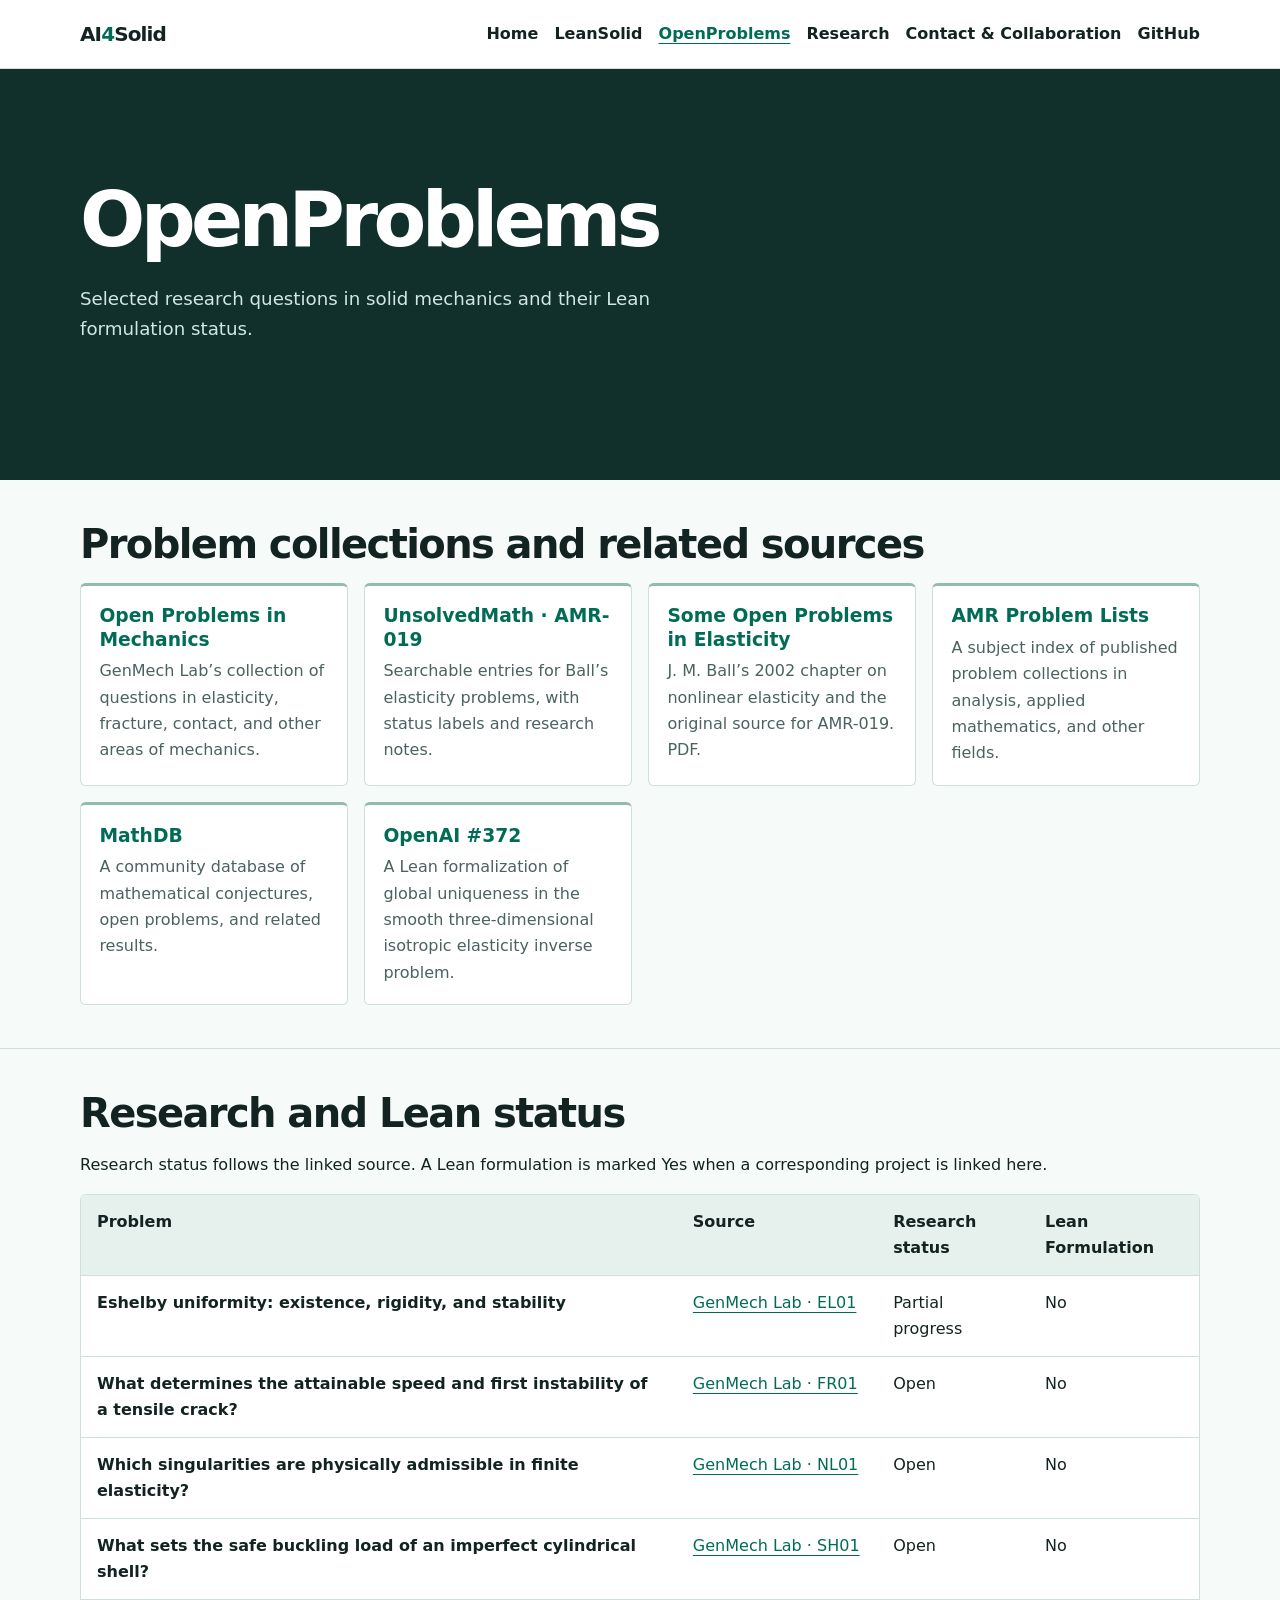
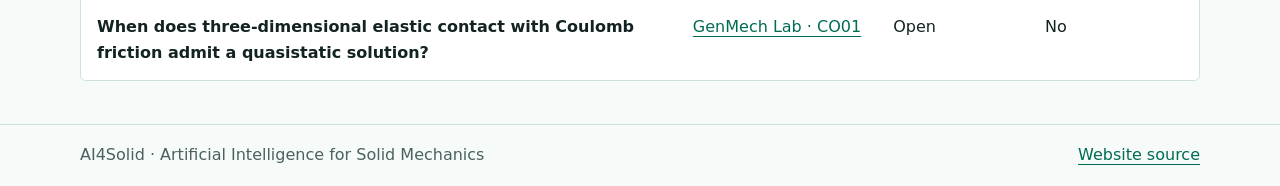
<file: website/OpenProblems/index.html>
<!doctype html>
<html lang="en">
<head>
  <meta charset="utf-8">
  <meta name="viewport" content="width=device-width, initial-scale=1">
  <title>OpenProblems | LeanSolid</title>
  <meta name="description" content="Selected open problems in solid mechanics, their research status, and links to Lean formulations.">
  <link rel="canonical" href="https://ai4solid.github.io/LeanSolid/OpenProblems/">
  <link rel="stylesheet" href="../assets/site.css">
</head>
<body>
<a class="skip" href="#content">Skip to content</a>
<header><div class="wrap bar"><a class="brand" href="/" aria-label="AI4Solid home">AI<span>4</span>Solid</a><nav class="nav" aria-label="Main navigation"><a href="/">Home</a><a href="/LeanSolid/">LeanSolid</a><a href="/LeanSolid/OpenProblems/" aria-current="page">OpenProblems</a><a href="/#research">Research</a><a href="/contact/">Contact &amp; Collaboration</a><a href="https://github.com/AI4Solid">GitHub</a></nav></div></header>
<main id="content">
  <section class="hero">
    <div class="wrap">
      <h1>OpenProblems</h1>
      <p>Selected research questions in solid mechanics and their Lean formulation status.</p>
    </div>
  </section>
  <section aria-labelledby="problem-sources">
    <div class="wrap">
      <h2 id="problem-sources">Problem collections and related sources</h2>
      <div class="grid">
        <a class="card source-card" href="https://generativemechanicslab.github.io/mechanics-open-problems/#problems">
          <h3>Open Problems in Mechanics</h3>
          <p>GenMech Lab’s collection of questions in elasticity, fracture, contact, and other areas of mechanics.</p>
        </a>
        <a class="card source-card" href="https://www.unsolvedmath.com/problems?category=9&amp;difficulty=3&amp;set=13">
          <h3>UnsolvedMath · AMR-019</h3>
          <p>Searchable entries for Ball’s elasticity problems, with status labels and research notes.</p>
        </a>
        <a class="card source-card" href="https://people.maths.ox.ac.uk/ball/Articles%20in%20Conference%20Proceedings%20and%20Books/JMB%202002%20re%20Marsden%2060th.pdf">
          <h3>Some Open Problems in Elasticity</h3>
          <p>J. M. Ball’s 2002 chapter on nonlinear elasticity and the original source for AMR-019. PDF.</p>
        </a>
        <a class="card source-card" href="https://amathr.org/problems/">
          <h3>AMR Problem Lists</h3>
          <p>A subject index of published problem collections in analysis, applied mathematics, and other fields.</p>
        </a>
        <a class="card source-card" href="https://mathdb.com/">
          <h3>MathDB</h3>
          <p>A community database of mathematical conjectures, open problems, and related results.</p>
        </a>
        <a class="card source-card" href="https://github.com/openai/math/blob/3344da59991ed94f9ba711217b29c1d760badfa6/lean/docs/372.md">
          <h3>OpenAI #372</h3>
          <p>A Lean formalization of global uniqueness in the smooth three-dimensional isotropic elasticity inverse problem.</p>
        </a>
      </div>
    </div>
  </section>
  <section>
    <div class="wrap">
      <h2 id="problems">Research and Lean status</h2>
      <p id="status-note">Research status follows the linked source. A Lean formulation is marked Yes when a corresponding project is linked here.</p>
      <div class="problem-table-scroll" role="region" aria-labelledby="problems" tabindex="0">
        <table class="problem-table" aria-labelledby="problems" aria-describedby="status-note">
          <thead><tr>
            <th scope="col">Problem</th>
            <th scope="col">Source</th>
            <th scope="col">Research status</th>
            <th scope="col">Lean Formulation</th>
          </tr></thead>
          <tbody>
          <tr>
            <th scope="row">Eshelby uniformity: existence, rigidity, and stability</th>
            <td><a href="https://generativemechanicslab.github.io/mechanics-open-problems/#EL01">GenMech Lab · EL01</a></td>
            <td>Partial progress</td>
            <td>No</td>
          </tr>
          <tr>
            <th scope="row">What determines the attainable speed and first instability of a tensile crack?</th>
            <td><a href="https://generativemechanicslab.github.io/mechanics-open-problems/#FR01">GenMech Lab · FR01</a></td>
            <td>Open</td>
            <td>No</td>
          </tr>
          <tr>
            <th scope="row">Which singularities are physically admissible in finite elasticity?</th>
            <td><a href="https://generativemechanicslab.github.io/mechanics-open-problems/#NL01">GenMech Lab · NL01</a></td>
            <td>Open</td>
            <td>No</td>
          </tr>
          <tr>
            <th scope="row">What sets the safe buckling load of an imperfect cylindrical shell?</th>
            <td><a href="https://generativemechanicslab.github.io/mechanics-open-problems/#SH01">GenMech Lab · SH01</a></td>
            <td>Open</td>
            <td>No</td>
          </tr>
          <tr>
            <th scope="row">When does three-dimensional elastic contact with Coulomb friction admit a quasistatic solution?</th>
            <td><a href="https://generativemechanicslab.github.io/mechanics-open-problems/#CO01">GenMech Lab · CO01</a></td>
            <td>Open</td>
            <td>No</td>
          </tr>
          </tbody>
        </table>
      </div>
    </div>
  </section>
</main>
<footer><div class="wrap footer"><span>AI4Solid · Artificial Intelligence for Solid Mechanics</span><a href="https://github.com/AI4Solid/LeanSolid">Website source</a></div></footer>
</body>
</html>
</file>
<file: website/assets/site.css>
:root{color-scheme:light;--ink:#132321;--muted:#4b6260;--paper:#f6faf8;--line:#cfdfd9;--accent:#006c55;--dark:#112f2b;--white:#fff;font-family:"Segoe UI",system-ui,sans-serif}
*{box-sizing:border-box}body{margin:0;background:var(--paper);color:var(--ink);font-size:1rem;line-height:1.65}
a{color:var(--accent);text-underline-offset:.22em}a:hover{text-decoration-thickness:2px}a:focus-visible{outline:3px solid #00a480;outline-offset:4px}
.wrap{width:min(70rem,calc(100% - 3rem));margin-inline:auto}.skip{position:absolute;top:.5rem;left:.5rem;transform:translateY(-160%);background:white;padding:.5rem;z-index:2}.skip:focus{transform:none}
header{background:var(--white);border-bottom:1px solid var(--line)}.bar,.nav,.actions,.footer{display:flex;align-items:center;gap:1rem;flex-wrap:wrap}.bar,.footer{justify-content:space-between;padding-block:1.1rem}.brand{font-size:1.25rem;font-weight:800;color:var(--ink);letter-spacing:-.045em;text-decoration:none}.brand span{color:var(--accent)}.nav a{font-weight:600;color:var(--ink);text-decoration:none}.nav a[aria-current],.nav a:hover{color:var(--accent);text-decoration:underline}
.hero{background:var(--dark);color:white;padding:clamp(3.5rem,9vw,7rem) 0}.hero-grid{display:grid;grid-template-columns:minmax(0,1fr) minmax(16rem,.55fr);gap:2rem;align-items:center}
.kicker{font-family:ui-monospace,monospace;color:#99e4ce;font-size:.9rem;margin:0 0 1rem}.hero h1{font-size:clamp(2.45rem,6vw,5rem);line-height:1.02;letter-spacing:-.06em;margin:0;max-width:14ch}.hero p:not(.kicker){color:#d1e8e2;max-width:55ch;font-size:1.14rem;margin-block:1.5rem}
.button{display:inline-block;background:#a9eed9;color:#102e28;font-weight:700;padding:.65rem 1.05rem;border-radius:.25rem;text-decoration:none}.hero .secondary{color:#e0f5ef}
.proof{border:1px solid #4b746c;background:#193b36;padding:1.4rem;border-radius:.45rem}.proof strong{color:#a9eed9}.proof code{display:block;margin:.55rem 0;color:white;font-size:clamp(.95rem,2.4vw,1.15rem)}.proof small{color:#d1e8e2;font-size:.9rem}.logo{display:block;width:min(100%,17rem);margin-inline:auto;height:auto;border-radius:.45rem}
main section:not(.hero){padding-block:2.65rem;border-bottom:1px solid var(--line)}h2{font-size:clamp(1.75rem,3.7vw,2.5rem);letter-spacing:-.04em;line-height:1.12;margin:0 0 1rem}h3{line-height:1.25;margin:0 0 .4rem}p{margin:.45rem 0 1rem}.grid{display:grid;grid-template-columns:repeat(auto-fit,minmax(min(100%,16rem),1fr));gap:1rem}.card{background:white;border:1px solid var(--line);border-top:3px solid #90bbae;border-radius:.35rem;padding:1.15rem}.card p:last-child{margin-bottom:0}.compact{max-width:70ch}.updates{padding-left:1.25rem}.updates li+li{margin-top:.5rem}time{font-weight:650}pre{padding:1rem;background:#e6f0ec;border-radius:.35rem;overflow:auto}footer{color:var(--muted)}
@media(max-width:45rem){.hero-grid{grid-template-columns:1fr}.wrap{width:calc(100% - 2rem)}.logo{margin-inline:0;width:10rem}}
.problem-table-scroll{overflow-x:auto;border:1px solid var(--line);border-radius:.35rem}
.problem-table-scroll:focus-visible{outline:3px solid #00a480;outline-offset:4px}
.problem-table{width:100%;min-width:36rem;border-collapse:collapse;background:var(--white);text-align:left}
.problem-table th,.problem-table td{padding:.85rem 1rem;vertical-align:top}
.problem-table thead{background:#e6f0ec}
.problem-table tbody tr{border-top:1px solid var(--line)}
.problem-table tbody th{font-weight:600}
.problem-table td:nth-child(2){white-space:nowrap}
.source-card{display:block;color:var(--ink);text-decoration:none}
.source-card h3{color:var(--accent)}
.source-card p{color:var(--muted)}
.source-card:hover{border-color:var(--accent)}
.source-card:hover h3,.source-card:focus-visible h3{text-decoration:underline;text-underline-offset:.22em}
.metrics-table-scroll{overflow-x:auto;border:1px solid var(--line);border-radius:.65rem;box-shadow:0 .3rem 1.2rem #112f2b0d}
.metrics-table-scroll:focus-visible{outline:3px solid #00a480;outline-offset:4px}
.metrics-table{width:100%;min-width:42rem;border-collapse:collapse;background:var(--white);text-align:left;line-height:1.5}
.metrics-table th,.metrics-table td{padding:.9rem 1.15rem;vertical-align:top}
.metrics-table thead{background:var(--dark);color:var(--white)}
.metrics-table thead th{font-size:.88rem;font-weight:650}
.metrics-table tbody tr+tr{border-top:1px solid var(--line)}
.metrics-table tbody tr:nth-child(even){background:#f1f7f4}
.metrics-table tbody th{width:22%;font-weight:700;color:var(--accent)}
.metrics-table td:nth-child(2){width:23%;font-weight:650;font-variant-numeric:tabular-nums;color:var(--dark)}
.metrics-table code{padding:.08em .32em;border-radius:.22rem;background:#e5f0ec;color:var(--dark);font-size:.88em}
.metrics-build{display:inline-block;margin-inline-start:.35rem;vertical-align:middle}
.metrics-build img{display:block;height:1.25rem;width:auto}
.course-reference{padding-top:.65rem;border-top:1px solid var(--line);color:var(--accent);font-size:.9rem;font-weight:650}
.teaching-note{margin:1rem 0 0;color:var(--muted)}
@media(max-width:45rem){.metrics-table th,.metrics-table td{padding:.75rem .9rem}}
</file>
